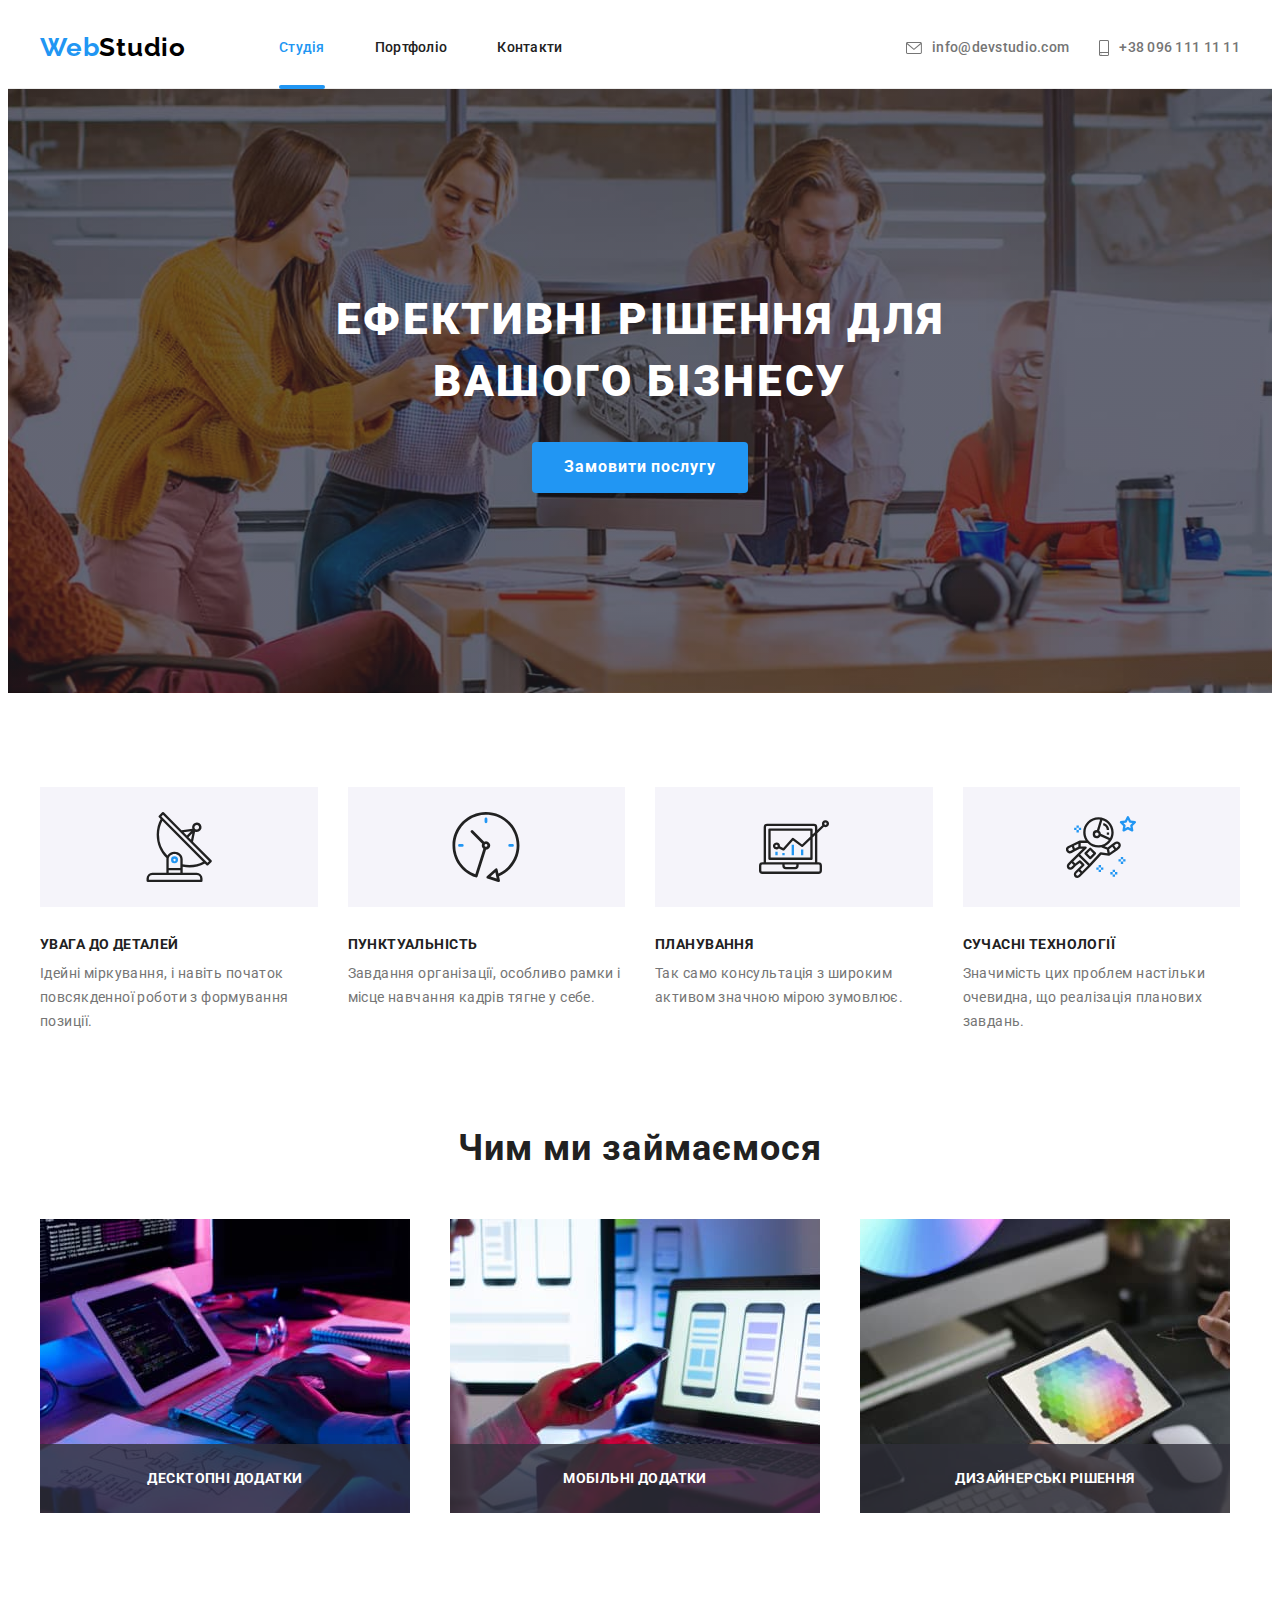
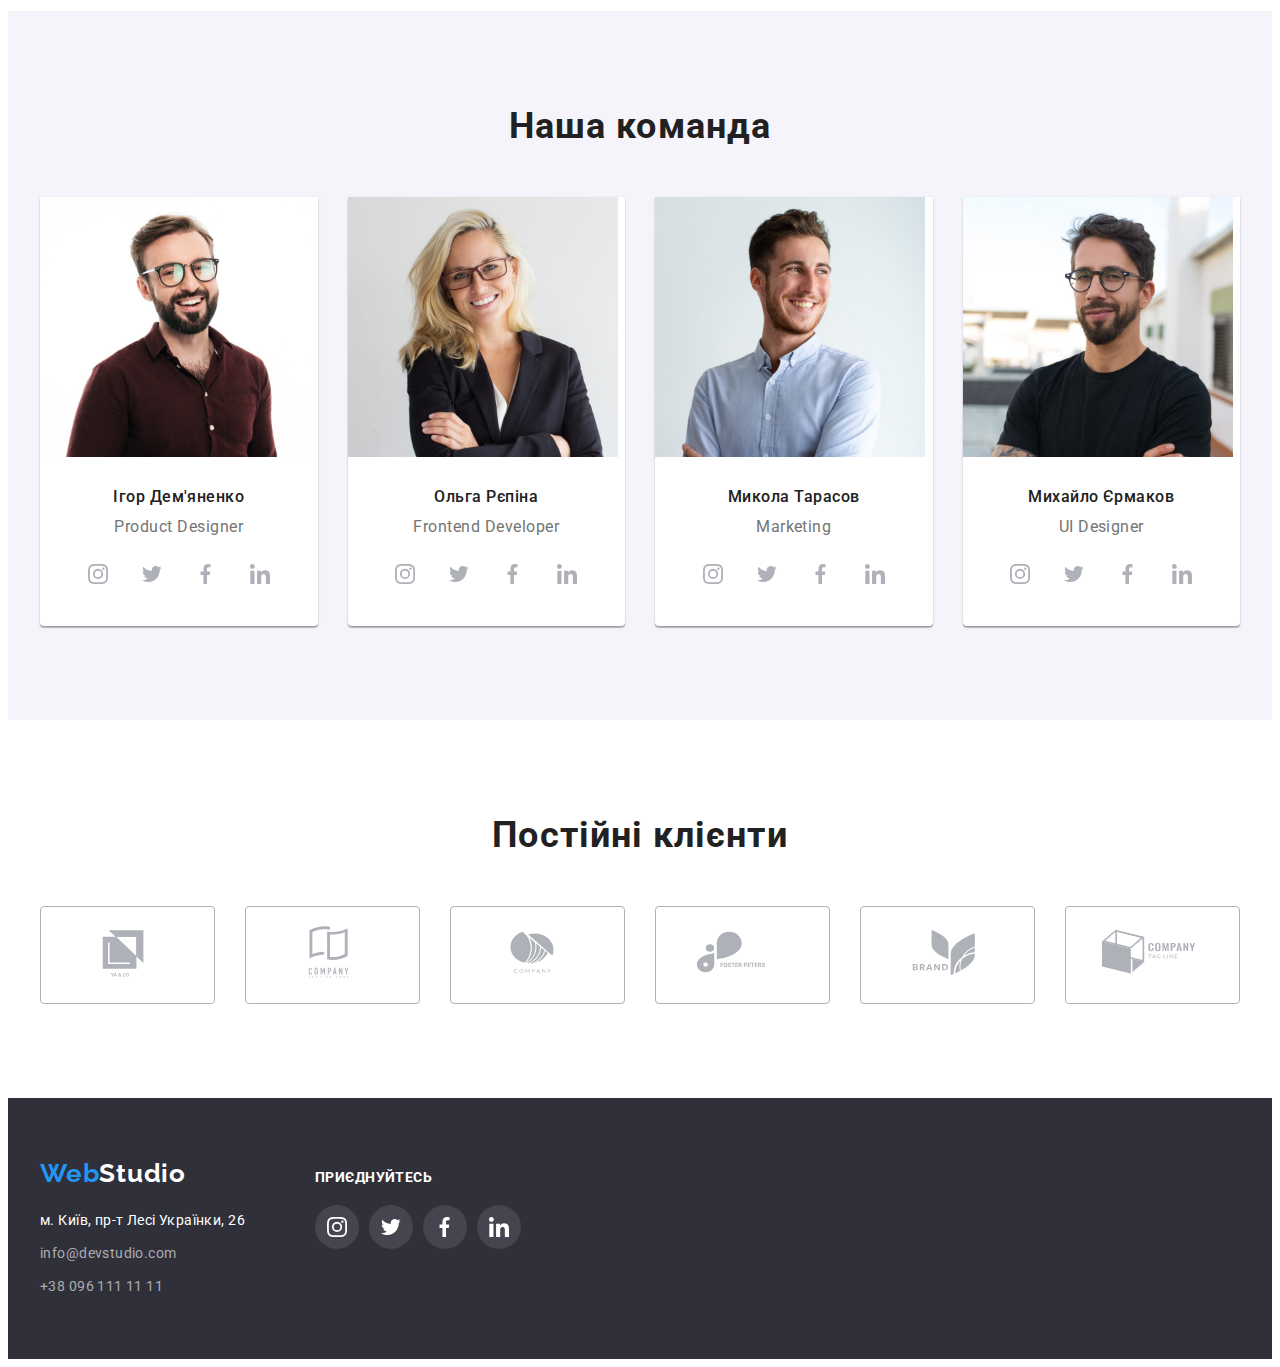
<file: index.html>
<!DOCTYPE html>
<!-- установить язык страницы -->
<html lang="uk">

<head>
  <meta charset="UTF-8">
  <meta http-equiv="X-UA-Compatible" content="IE=edge">
  <meta name="viewport" content="width=device-width, initial-scale=1.0">
  <title>WebStudio</title>
  <!-- подключение шрифтов -->
  <link rel="preconnect" href="https://fonts.googleapis.com">
  <link rel="preconnect" href="https://fonts.gstatic.com" crossorigin>
  <link href="https://fonts.googleapis.com/css2?family=Raleway:wght@700&family=Roboto:wght@400;500;700;900&display=swap"
    rel="stylesheet">
  <!-- нормализатор modern-normalize -->
  <link rel="stylesheet" href="https://cdnjs.cloudflare.com/ajax/libs/modern-normalize/1.1.0/modern-normalize.min.css"
    integrity="sha512-wpPYUAdjBVSE4KJnH1VR1HeZfpl1ub8YT/NKx4PuQ5NmX2tKuGu6U/JRp5y+Y8XG2tV+wKQpNHVUX03MfMFn9Q=="
    crossorigin="anonymous" referrerpolicy="no-referrer" />
  <!-- подключение стилей -->
  <link rel="stylesheet" href="./css/styles.css">
</head>

<body>

  <header class="header">
    <div class="container">

      <a class="logo link" href="./index.html" lang="en">
        <span class="accent-color">Web</span><span class="secondary-color">Studio</span></a>

      <nav>
        <ul class="site-nav list">
          <li class="item-nav"><a class="link-nav current link" href="">Студія</a></li>
          <li class="item-nav"><a class="link-nav link" href="./portfolio.html">Портфоліо</a></li>
          <li class="item-nav"><a class="link-nav link" href="">Контакти</a></li>
        </ul>
      </nav>

      <ul class="contact-header list">

        <li class="item-contact">
          <a class="link-contact link" href="mailto:info@devstudio.com">
            <svg width="16" height="12">
              <use href="./images/symbol-defs.svg#icon-envelope"></use>
            </svg>info@devstudio.com</a>
        </li>

        <li class="item-contact">
          <a class="link-contact link" href="tel:+380961111111">
            <svg width="10" height="16">
              <use href="./images/symbol-defs.svg#icon-smartphone"></use>
            </svg>+38 096 111 11 11</a>
        </li>
      </ul>
    </div>
  </header>

  <main>

    <!-- hero -->
    <section class="section hero">
      <div class="container">
        <h1 class="title-hero">Ефективні рішення для<br>вашого бізнесу</h1>
        <!-- добавлен JS data-modal-open -->
        <button class="button-hero" type="button" data-modal-open>Замовити послугу</button>
      </div>
    </section>

    <!-- features -->
    <section class="section">
      <div class="container">
        <h2 class="visually-hidden">Особлівості студії</h2>

        <ul class="list-features list">

          <li class="item-features icon-antenna">
            <div class="icon-box">
              <svg width="70" height="70">
                <use href="./images/symbol-defs.svg#icon-antenna"></use>
              </svg>
            </div>
            <h3 class="title-secondary title-features">УВАГА ДО ДЕТАЛЕЙ</h3>
            <p class="text-features">Ідейні міркування, і навіть початок повсякденної роботи з формування позиції.</p>
          </li>

          <li class="item-features icon-clock">
            <div class="icon-box">
              <svg width="70" height="70">
                <use href="./images/symbol-defs.svg#icon-clock"></use>
              </svg>
            </div>
            <h3 class="title-secondary title-features">ПУНКТУАЛЬНІСТЬ</h3>
            <p class="text-features">Завдання організації, особливо рамки і місце навчання кадрів тягне у себе.</p>
          </li>

          <li class="item-features icon-diagram">
            <div class="icon-box">
              <svg width="70" height="70">
                <use href="./images/symbol-defs.svg#icon-diagram"></use>
              </svg>
            </div>
            <h3 class="title-secondary title-features">ПЛАНУВАННЯ</h3>
            <p class="text-features">Так само консультація з широким активом значною мірою зумовлює.</p>
          </li>

          <li class="item-features icon-astronaut">
            <div class="icon-box">
              <svg width="70" height="70">
                <use href="./images/symbol-defs.svg#icon-astronaut"></use>
              </svg>
            </div>
            <h3 class="title-secondary title-features">СУЧАСНІ ТЕХНОЛОГІЇ</h3>
            <p class="text-features">Значимість цих проблем настільки очевидна, що реалізація планових завдань.</p>
          </li>
        </ul>
      </div>
    </section>

    <!-- services -->
    <section class="section services">
      <div class="container">
        <h2 class="title">Чим ми займаємося</h2>
        <ul class="list-services list">

          <li class="item-services">
            <div class="box-services">
              <a href="#">
                <img class="image" src="./images/box-1.jpg"
                  alt="Робочий стіл на якому стоїть монітор, планшет, руки людини набирають текст на клавіатурі, поряд лист бумаги з схемою"
                  width="370">
                <h3 class="title-secondary title-services">Десктопні додатки</h3>
              </a>
            </div>
          </li>

          <li class="item-services">
            <div class="box-services">
              <a href="#">
                <img class="image" src="./images/box-2.jpg"
                  alt="Руки держать мобільний телефон, на єкрані ноутбука зображено 3 мобільних телефона" width="370">
                <h3 class="title-secondary title-services">Мобільні додатки</h3>
              </a>
            </div>
          </li>

          <li class="item-services">
            <div class="box-services">
              <a href="#">
                <img class="image" src="./images/box-3.jpg"
                  alt="Руки держать планшет, на якому зображено кольорову фігуру" width="370">
                <h3 class="title-secondary title-services">Дизайнерські рішення</h3>
              </a>
            </div>
          </li>
        </ul>
      </div>
    </section>

    <!-- staff -->
    <section class="section staff">
      <div class="container">

        <h2 class="title">Наша команда</h2>

        <ul class="list-staff list">

          <!-- Card 1 -->
          <li class="item-staff">
            <img class="image" src="./images/img-1.jpg" alt="Зображення Ігора Дем'яненка" width="270">
            <div class="description">
              <h3 class="title-staff">Ігор Дем'яненко</h3>
              <p class="text-staff" lang="en">Product Designer</p>
              <ul class="socials list">
                <li class="item-socials">
                  <a class="link-socials link" href="">
                    <svg width="20" height="20">
                      <use href="./images/symbol-defs.svg#icon-instagram"></use>
                    </svg>
                  </a>
                </li>

                <li class="item-socials">
                  <a class="link-socials link" href="">
                    <svg width="20" height="20">
                      <use href="./images/symbol-defs.svg#icon-twitter"></use>
                    </svg>
                  </a>
                </li>

                <li class="item-socials">
                  <a class="link-socials link" href="">
                    <svg width="20" height="20">
                      <use href="./images/symbol-defs.svg#icon-facebook"></use>
                    </svg>
                  </a>
                </li>

                <li class="item-socials">
                  <a class="link-socials link" href="">
                    <svg width="20" height="20">
                      <use href="./images/symbol-defs.svg#icon-linkedin"></use>
                    </svg>
                  </a>
                </li>
              </ul>
            </div>

          </li>

          <!-- Cadr 2 -->
          <li class="item-staff">
            <img class="image" src="./images/img-2.jpg" alt="Зображення Ольги Рєпіної" width="270">
            <div class="description">
              <h3 class="title-staff">Ольга Рєпіна</h3>
              <p class="text-staff" lang="en">Frontend Developer</p>

              <ul class="socials list">
                <li class="item-socials">
                  <a class="link-socials link" href="">
                    <svg width="20" height="20">
                      <use href="./images/symbol-defs.svg#icon-instagram"></use>
                    </svg>
                  </a>
                </li>

                <li class="item-socials">
                  <a class="link-socials link" href="">
                    <svg width="20" height="20">
                      <use href="./images/symbol-defs.svg#icon-twitter"></use>
                    </svg>
                  </a>
                </li>

                <li class="item-socials">
                  <a class="link-socials link" href="">
                    <svg width="20" height="20">
                      <use href="./images/symbol-defs.svg#icon-facebook"></use>
                    </svg>
                  </a>
                </li>

                <li class="item-socials">
                  <a class="link-socials link" href="">
                    <svg width="20" height="20">
                      <use href="./images/symbol-defs.svg#icon-linkedin"></use>
                    </svg>
                  </a>
                </li>
              </ul>
            </div>
          </li>

          <!-- Card 3 -->
          <li class="item-staff">
            <img class="image" src="./images/img-3.jpg" alt="Зображення Миколи Тарасова" width="270">
            <div class="description">
              <h3 class="title-staff">Микола Тарасов</h3>
              <p class="text-staff" lang="en">Marketing</p>

              <ul class="socials list">
                <li class="item-socials">
                  <a class="link-socials link" href="">
                    <svg width="20" height="20">
                      <use href="./images/symbol-defs.svg#icon-instagram"></use>
                    </svg>
                  </a>
                </li>

                <li class="item-socials">
                  <a class="link-socials link" href="">
                    <svg width="20" height="20">
                      <use href="./images/symbol-defs.svg#icon-twitter"></use>
                    </svg>
                  </a>
                </li>

                <li class="item-socials">
                  <a class="link-socials link" href="">
                    <svg width="20" height="20">
                      <use href="./images/symbol-defs.svg#icon-facebook"></use>
                    </svg>
                  </a>
                </li>

                <li class="item-socials">
                  <a class="link-socials link" href="">
                    <svg width="20" height="20">
                      <use href="./images/symbol-defs.svg#icon-linkedin"></use>
                    </svg>
                  </a>
                </li>
              </ul>
            </div>
          </li>

          <!-- cadr 4 -->
          <li class="item-staff">
            <img class="image" src="./images/img-4.jpg" alt="Зображення Михайла Єрмакова" width="270">
            <div class="description">
              <h3 class="title-staff">Михайло Єрмаков</h3>
              <p class="text-staff" lang="en">UI Designer</p>

              <ul class="socials list">
                <li class="item-socials">
                  <a class="link-socials link" href="">
                    <svg width="20" height="20">
                      <use href="./images/symbol-defs.svg#icon-instagram"></use>
                    </svg>
                  </a>
                </li>

                <li class="item-socials">
                  <a class="link-socials link" href="">
                    <svg width="20" height="20">
                      <use href="./images/symbol-defs.svg#icon-twitter"></use>
                    </svg>
                  </a>
                </li>

                <li class="item-socials">
                  <a class="link-socials link" href="">
                    <svg width="20" height="20">
                      <use href="./images/symbol-defs.svg#icon-facebook"></use>
                    </svg>
                  </a>
                </li>

                <li class="item-socials">
                  <a class="link-socials link" href="">
                    <svg width="20" height="20">
                      <use href="./images/symbol-defs.svg#icon-linkedin"></use>
                    </svg>
                  </a>
                </li>
              </ul>
            </div>
          </li>
        </ul>
      </div>
    </section>

    <!-- customers -->
    <section class="section customers">
      <div class="container">
      
        <h2 class="title">Постійні клієнти</h2>

        <ul class="list-customers list">

          <li class="item-customers">
            <a class="link-customers link" href="">
              <svg width="106" height="60">
                <use class="icon-customers" href="./images/symbol-defs.svg#icon-logo-1"></use>
              </svg>
            </a>
          </li>

          <li class="item-customers">
            <a class="link-customers link" href="">
              <svg width="106" height="60">
                <use class="icon-customers" href="./images/symbol-defs.svg#icon-logo-2"></use>
              </svg>
            </a>
          </li>

          <li class="item-customers">
            <a class="link-customers link" href="">
              <svg width="106" height="60">
                <use class="icon-customers" href="./images/symbol-defs.svg#icon-logo-3"></use>
              </svg>
            </a>
          </li>

          <li class="item-customers">
            <a class="link-customers link" href="">
              <svg width="106" height="60">
                <use class="icon-customers" href="./images/symbol-defs.svg#icon-logo-4"></use>
              </svg>
            </a>
          </li>

          <li class="item-customers">
            <a class="link-customers link" href="">
              <svg width="106" height="60">
                <use class="icon-customers" href="./images/symbol-defs.svg#icon-logo-5"></use>
              </svg>
            </a>
          </li>

          <li class="item-customers">
            <a class="link-customers link" href="">
              <svg width="106" height="60">
                <use class="icon-customers" href="./images/symbol-defs.svg#icon-logo-6"></use>
              </svg>
            </a>
          </li>

        </ul>
      </div>
    </section>
  </main>

  <footer class="footer">
    <div class="container">
      <div class="list-footer list">
        <div class="item-footer">
          <a class="logo link" href="./index.html" lang="en">
            <span class="accent-color">Web</span><span class="secondary-color">Studio</span></a>

          <address>
            <ul class="contact-footer list">
              <li class="item-contact address">м. Київ, пр-т Лесі Українки, 26</li>
              <li class="item-contact"><a class="link-contact link-footer link"
                  href="mailto:info@devstudio.com">info@devstudio.com</a>
              </li>
              <li class="item-contact"><a class="link-contact link-footer link" href="tel:+380961111111">+38 096 111 11
                  11</a></li>
            </ul>
          </address>
        </div>
        <div class="item-footer">
          <h2 class="title-socials">приєднуйтесь</h2>
          <ul class="socials list">
            <li class="item-socials">
              <a class="link-socials footer-socials link" href="">
                <svg width="20" height="20">
                  <use href="./images/symbol-defs.svg#icon-instagram"></use>
                </svg>
              </a>
            </li>

            <li class="item-socials">
              <a class="link-socials footer-socials link" href="">
                <svg width="20" height="20">
                  <use href="./images/symbol-defs.svg#icon-twitter"></use>
                </svg>
              </a>
            </li>

            <li class="item-socials">
              <a class="link-socials footer-socials link" href="">
                <svg width="20" height="20">
                  <use href="./images/symbol-defs.svg#icon-facebook"></use>
                </svg>
              </a>
            </li>

            <li class="item-socials">
              <a class="link-socials footer-socials link" href="">
                <svg width="20" height="20">
                  <use href="./images/symbol-defs.svg#icon-linkedin"></use>
                </svg>
              </a>
            </li>
          </ul>
        </div>
      </div>
    </div>
  </footer>

  <!-- Модально окно -->
  <!-- добавлен JS data-modal -->
  <div class="backdrop is-hidden" data-modal>
    <div class="modal">
      <!-- добавлен JS data-modal-close -->
      <a class="close-link" data-modal-close href="">
        <svg class="icon-close" width="18" height="18">
          <use href="./images/symbol-defs.svg#icon-close"></use>
        </svg>
      </a>
    </div>
  </div>

  <!-- JS для открытияя/закрытия модального онка -->
  <script src="./js/modal.js"></script>
</body>

</html>
</file>
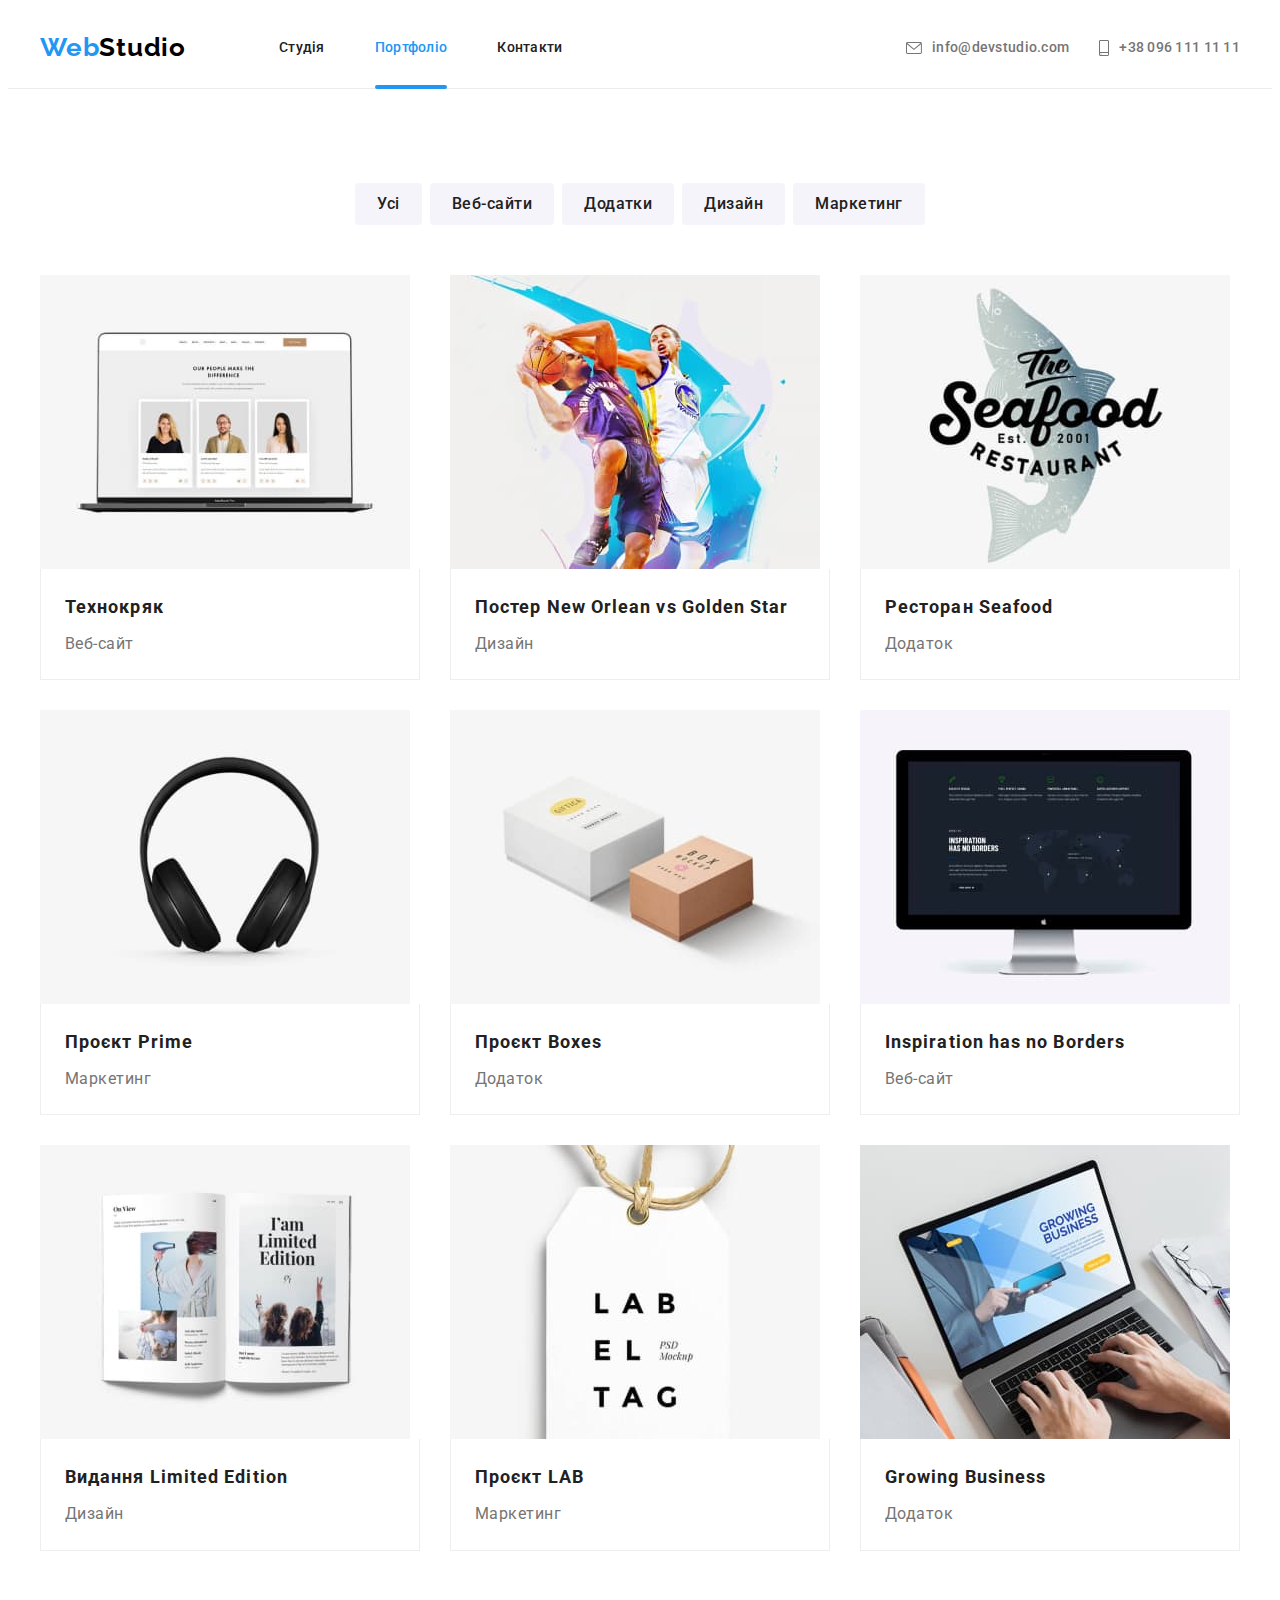
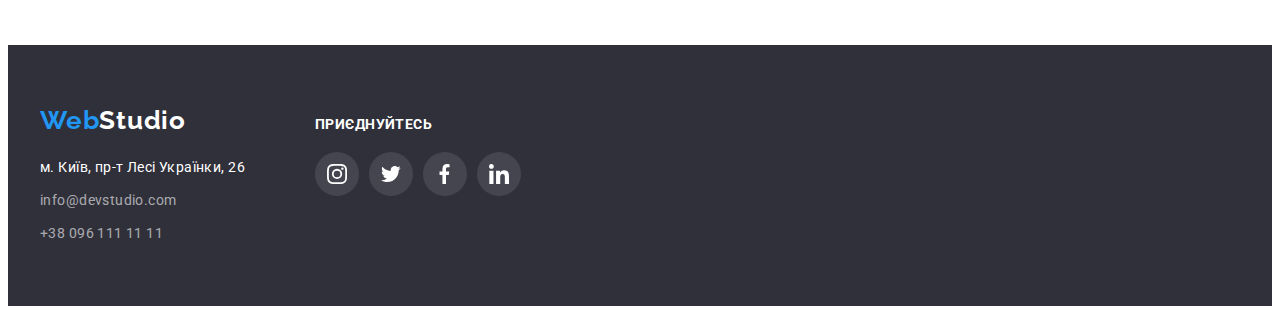
<file: portfolio.html>
<!DOCTYPE html>
<!-- установить язык страницы -->
<html lang="uk">

<head>
  <meta charset="UTF-8">
  <meta http-equiv="X-UA-Compatible" content="IE=edge">
  <meta name="viewport" content="width=device-width, initial-scale=1.0">
  <title>WebStudio</title>
  <!-- подключение шрифтов -->
  <link rel="preconnect" href="https://fonts.googleapis.com">
  <link rel="preconnect" href="https://fonts.gstatic.com" crossorigin>
  <link href="https://fonts.googleapis.com/css2?family=Raleway:wght@700&family=Roboto:wght@400;500;700;900&display=swap"
    rel="stylesheet">
  <!-- нормализатор modern-normalize -->
  <link rel="stylesheet" href="https://cdnjs.cloudflare.com/ajax/libs/modern-normalize/1.1.0/modern-normalize.min.css"
    integrity="sha512-wpPYUAdjBVSE4KJnH1VR1HeZfpl1ub8YT/NKx4PuQ5NmX2tKuGu6U/JRp5y+Y8XG2tV+wKQpNHVUX03MfMFn9Q=="
    crossorigin="anonymous" referrerpolicy="no-referrer" />
  <!-- подключение стилей -->
  <link rel="stylesheet" href="./css/styles.css">
</head>

<body>

  <header class="header">
    <div class="container">

      <a class="logo link" href="./index.html" lang="en">
        <span class="accent-color">Web</span><span class="secondary-color">Studio</span></a>

      <nav>
        <ul class="site-nav list">
          <li class="item-nav"><a class="link-nav link" href="./index.html">Студія</a></li>
          <li class="item-nav"><a class="link-nav link current" href="">Портфоліо</a></li>
          <li class="item-nav"><a class="link-nav link" href="">Контакти</a></li>
        </ul>
      </nav>

      <ul class="contact-header list">

        <li class="item-contact">
          <a class="link-contact link" href="mailto:info@devstudio.com">
            <svg width="16" height="12">
              <use href="./images/symbol-defs.svg#icon-envelope"></use>
            </svg>info@devstudio.com</a>
        </li>

        <li class="item-contact">
          <a class="link-contact link" href="tel:+380961111111">
            <svg width="10" height="16">
              <use href="./images/symbol-defs.svg#icon-smartphone"></use>
            </svg>+38 096 111 11 11</a>
        </li>
      </ul>
    </div>
  </header>

  <main>
    <section class="section portfolio">
      <div class="container">
        <h1 class="visually-hidden">Портфоліо</h1>

        <!-- filter button -->
        <ul class="filter list">
          <li class="item-filter"><button class="button-filter" type="button">Усі</button></li>
          <li class="item-filter"><button class="button-filter" type="button">Веб-сайти</button></li>
          <li class="item-filter"><button class="button-filter" type="button">Додатки</button></li>
          <li class="item-filter"><button class="button-filter" type="button">Дизайн</button></li>
          <li class="item-filter"><button class="button-filter" type="button">Маркетинг</button></li>
        </ul>

        <!-- activities -->
        <ul class="list-activities list">

          <li class="item-activities">
            <a class="link-activities link" href="#">
              <div class="overlay-activities">
                <img class="image" src="./images/portf-1.jpg"
                  alt="зображено три фотокартки, на яких зображено троє людей" width="370" height="294">
                <p class="text-overlay">
                  Ресурс пропонує комплексні пропозиції з різним рівнем функціоналу та сервісів.
                  Все це дозволить відвідувачу отримати вичерпні відомості про компанію чи приватну особу.
                </p>
              </div>

              <div class="description">
                <h2 class="title-activities">Технокряк</h2>
                <p class="text-activities">Веб-сайт</p>
              </div>
            </a>
          </li>

          <li class="item-activities">
            <a class="link-activities link" href="#">
              <div class="overlay-activities">
                <img class="image" src="./images/portf-2.jpg" alt="зображено двоє чоловіків, які грають у баскетбол"
                  width="370" height="294">
                <p class="text-overlay">
                  Ресурс пропонує комплексні пропозиції з різним рівнем функціоналу та сервісів. Все це
                  дозволитьвідвідувачу отримати вичерпні відомості про компанію чи приватну особу.
                </p>
              </div>
              <div class="description">
                <h2 class="title-activities" lang="en">Постер New Orlean vs Golden Star</h2>
                <p class="text-activities">Дизайн</p>
              </div>
            </a>
          </li>

          <li class="item-activities">
            <a class="link-activities link" href="#">
              <div class="overlay-activities">
                <img class="image" src="./images/portf-3.jpg" alt="зображено логотип ресторану морепродуктів"
                  width="370" height="294">
                <p class="text-overlay">
                  Ресурс пропонує комплексні пропозиції з різним рівнем функціоналу та сервісів. Все це дозволить
                  відвідувачу отримати вичерпні відомості про компанію чи приватну особу.
                </p>
              </div>
              <div class="description">
                <h2 class="title-activities">Ресторан Seafood</h2>
                <p class="text-activities">Додаток</p>
              </div>
            </a>
          </li>

          <li class="item-activities">
            <a class="link-activities link" href="#">
              <div class="overlay-activities">
                <img class="image" src="./images/portf-4.jpg" alt="зображено музикальні навушники" width="370"
                  height="294">
                <p class="text-overlay">
                  Ресурс пропонує комплексні пропозиції з різним рівнем функціоналу та сервісів. Все це дозволить
                  відвідувачу отримати вичерпні відомості про компанію чи приватну особу.
                </p>
              </div>
              <div class="description">
                <h2 class="title-activities">Проєкт <span lang="en">Prime</span></h2>
                <p class="text-activities">Маркетинг</p>
              </div>
            </a>
          </li>

          <li class="item-activities">
            <a class="link-activities link" href="#">
              <div class="overlay-activities">
                <img class="image" src="./images/portf-5.jpg" alt="зображено дві коробки з логотипами" width="370"
                  height="294">
                <p class="text-overlay">
                  Ресурс пропонує комплексні пропозиції з різним рівнем функціоналу та сервісів. Все це дозволить
                  відвідувачу отримати вичерпні відомості про компанію чи приватну особу.
                </p>
              </div>
              <div class="description">
                <h2 class="title-activities">Проєкт <span lang="en">Boxes</span></h2>
                <p class="text-activities">Додаток</p>
              </div>
            </a>
          </li>

          <li class="item-activities">
            <a class="link-activities link" href="#">
              <div class="overlay-activities">
                <img class="image" src="./images/portf-6.jpg"
                  alt="Зображено монітор, на якому зображено інтернет сторінку" width="370" height="294">
                <p class="text-overlay">
                  Ресурс пропонує комплексні пропозиції з різним рівнем функціоналу та сервісів. Все це дозволить
                  відвідувачу отримати вичерпні відомості про компанію чи приватну особу.
                </p>
              </div>
              <div class="description">
                <h2 class="title-activities" lang="en">Inspiration has no Borders</h2>
                <p class="text-activities">Веб-сайт</p>
              </div>
            </a>
          </li>

          <li class="item-activities">
            <a class="link-activities link" href="#">
              <div class="overlay-activities">
                <img class="image" src="./images/portf-7.jpg" alt="Зображено відкритий журнал з фоторгафіями"
                  width="370" height="294">
                <p class="text-overlay">
                  Ресурс пропонує комплексні пропозиції з різним рівнем функціоналу та сервісів. Все це дозволить
                  відвідувачу отримати вичерпні відомості про компанію чи приватну особу.
                </p>
              </div>
              <div class="description">
                <h2 class="title-activities">Видання <span lang="en">Limited Edition</span></h2>
                <p class="text-activities">Дизайн</p>
              </div>
            </a>
          </li>

          <li class="item-activities">
            <a class="link-activities link" href="#">
              <div class="overlay-activities">
                <img class="image" src="./images/portf-8.jpg" alt="зображено бумажняний жетон з написом Лаб Ель Таг"
                  width="370" height="294">
                <p class="text-overlay">
                  Ресурс пропонує комплексні пропозиції з різним рівнем функціоналу та сервісів. Все це дозволить
                  відвідувачу отримати вичерпні відомості про компанію чи приватну особу.
                </p>
              </div>
              <div class="description">
                <h2 class="title-activities">Проєкт LAB</h2>
                <p class="text-activities">Маркетинг</p>
              </div>
            </a>
          </li>

          <li class="item-activities">
            <a class="link-activities link" href="#">
              <div class="overlay-activities">
                <img class="image" src="./images/portf-9.jpg" alt="Зображено ноутбук та руки людини на клавіатурі"
                  width="370" height="294">
                <p class="text-overlay">
                  Ресурс пропонує комплексні пропозиції з різним рівнем функціоналу та сервісів. Все це дозволить
                  відвідувачу отримати вичерпні відомості про компанію чи приватну особу.
                </p>
              </div>
              <div class="description">
                <h2 class="title-activities" lang="en">Growing Business</h2>
                <p class="text-activities">Додаток</p>
              </div>
            </a>
          </li>
        </ul>
      </div>
    </section>
  </main>

  <footer class="footer">
    <div class="container">
      <div class="list-footer list">
        <div class="item-footer">
          <a class="logo link" href="./index.html" lang="en">
            <span class="accent-color">Web</span><span class="secondary-color">Studio</span></a>

          <address>
            <ul class="contact-footer list">
              <li class="item-contact address">м. Київ, пр-т Лесі Українки, 26</li>
              <li class="item-contact"><a class="link-contact link-footer link"
                  href="mailto:info@devstudio.com">info@devstudio.com</a>
              </li>
              <li class="item-contact"><a class="link-contact link-footer link" href="tel:+380961111111">+38 096 111 11
                  11</a></li>
            </ul>
          </address>
        </div>
        <div class="item-footer">
          <h2 class="title-socials">приєднуйтесь</h2>
          <ul class="socials list">
            <li class="item-socials">
              <a class="link-socials footer-socials link" href="">
                <svg width="20" height="20">
                  <use href="./images/symbol-defs.svg#icon-instagram"></use>
                </svg>
              </a>
            </li>

            <li class="item-socials">
              <a class="link-socials footer-socials link" href="">
                <svg width="20" height="20">
                  <use href="./images/symbol-defs.svg#icon-twitter"></use>
                </svg>
              </a>
            </li>

            <li class="item-socials">
              <a class="link-socials footer-socials link" href="">
                <svg width="20" height="20">
                  <use href="./images/symbol-defs.svg#icon-facebook"></use>
                </svg>
              </a>
            </li>

            <li class="item-socials">
              <a class="link-socials footer-socials link" href="">
                <svg width="20" height="20">
                  <use href="./images/symbol-defs.svg#icon-linkedin"></use>
                </svg>
              </a>
            </li>
          </ul>
        </div>
      </div>
    </div>
  </footer>
</body>

</html>
</file>
<file: css/styles.css>
:root {
  --margin-item: 30px;
  --text-main-color: #757575;
  --text-secondary-color: #212121;
  --white-color: #FFFFFF;
  --black-color: #000000;
  --accent-color: #2196F3;
  --accent-secondary-color: #188CE8;
  --bg-primary-color: #2F303A;
  --bg-secondary-color: #F5F5F5;
  --bg-tertiary-color: #F5F4FA;
  --icon-color: #AFB1B8;
}

body {
  font-family: 'Roboto', sans-serif;

  color: var(--text-main-color);
  background-color: var(--white-color);

}

button {
  font-family: 'Roboto', sans-serif;
  cursor: pointer;
}

.list {
  margin: 0;
  padding: 0;

  list-style: none;
}

.link {
  text-decoration: none;
}

h1,
h2,
h3,
p {
  margin: 0;
}

.title {
  margin-bottom: 50px;

  font-weight: 700;
  font-size: 36px;
  line-height: 42px;
  text-align: center;
  letter-spacing: 0.03em;

  color: var(--text-secondary-color);
}

.title-secondary {
  font-weight: 700;
  font-size: 14px;
  line-height: 1.1;
  letter-spacing: 0.03em;
  text-transform: uppercase;
  text-align: left;

  color: var(--text-secondary-color);
}

.visually-hidden {
  position: absolute;
  white-space: nowrap;
  width: 1px;
  height: 1px;
  overflow: hidden;
  border: 0;
  padding: 0;
  clip: rect(0 0 0 0);
  clip-path: inset(50%);
  margin: -1px;
}

.section {
  padding-top: 94px;
  padding-bottom: 94px;
}

.container {
  padding: 0 15px;

  width: 1200px;
  margin: 0 auto;
}

.image {
  display: block;
}


/* header */

.header {
  border-bottom-width: 1px;
  border-bottom-style: solid;
  border-bottom-color: #ECECEC;
}

.header .container {
  display: flex;
  align-items: center;
}

.logo {
  font-family: 'Raleway', sans-serif;
  font-weight: 700;
  font-size: 26px;
  line-height: 1.2;
  letter-spacing: 0.03em;
}

.header .logo {
  margin-right: 93px;
}

.header .accent-color {
  color: var(--accent-color);
}

.header .secondary-color {
  color: var(--black-color);
}

.site-nav {
  display: flex;

  padding-top: 32px;
  padding-bottom: 32px;
}

.item-nav:not(:last-child) {
  margin-right: 50px;
}

.item-nav {
  position: relative;
}

.link-nav {
  color: var(--text-secondary-color);

  transition:
    color 250ms cubic-bezier(0.4, 0, 0.2, 1) 0s;
}

.link-nav:hover,
.link-nav:focus {
  color: var(--accent-color);
}

.link-nav.current {
  color: var(--accent-color);
}

.link-nav.current::after {
  position: absolute;
  display: block;

  margin-top: 29px;
  width: 100%;
  height: 4px;

  content: '';
  border-radius: 2px;
  background-color: var(--accent-color);
}

.site-nav,
.contact-header {
  font-weight: 500;
  font-size: 14px;
  line-height: 1.14;
  letter-spacing: 0.02em;
}

.contact-header {
  display: flex;
  margin-left: auto;
}

.header .item-contact:not(:last-child) {
  margin-right: 30px;
}

.link-contact {
  display: flex;
  align-items: center;

  color: var(--text-main-color);
  fill: var(--text-main-color);

  transition:
    color 250ms cubic-bezier(0.4, 0, 0.2, 1) 0s,
    fill 250ms cubic-bezier(0.4, 0, 0.2, 1) 0s;
}

.link-contact>svg {
  margin-right: 10px;
}

.link-contact:hover,
.link-contact:focus {
  color: var(--accent-color);
  fill: var(--accent-color);
}


/* ========== STUDIO PAGE ========== */


/* hero */

.hero {
  padding-top: 200px;
  padding-bottom: 200px;

  max-width: 1600px;
  margin: 0 auto;

  text-align: center;

  background-image:
    linear-gradient(to bottom,
      rgba(47, 48, 58, 0.4),
      rgba(47, 48, 58, 0.4)),
    url('../images/hero-bg.jpeg');

  background-position: center;
  background-repeat: no-repeat;
  background-size: cover;
  background-color: #C4C4C4;

}

.title-hero {
  margin-bottom: 30px;

  font-weight: 900;
  font-size: 44px;
  line-height: 1.4;
  letter-spacing: 0.06em;
  text-transform: uppercase;

  color: var(--white-color);
}

.button-hero {
  align-items: center;

  padding: 10px 32px;

  font-weight: 700;
  font-size: 16px;
  line-height: 1.9;
  text-align: center;
  letter-spacing: 0.06em;

  color: var(--white-color);
  background-color: var(--accent-color);

  border: none;
  border-radius: 4px;

  transition:
    background-color 250ms cubic-bezier(0.4, 0, 0.2, 1) 0s;
}

.button-hero:hover,
.button-hero:focus {
  background-color: var(--accent-secondary-color);
}


/* features */

.list-features {
  display: flex;
  flex-wrap: wrap;

  margin-right: calc(-1 * var(--margin-item));
  margin-bottom: calc(-1 * var(--margin-item));
}

.item-features {
  margin-right: var(--margin-item);
  margin-bottom: var(--margin-item);

  flex-basis: calc(100% / 4 - var(--margin-item));
}

.item-features:not(:last-child) {
  margin-right: 30px;
}

.icon-box {
  display: flex;
  justify-content: center;
  align-items: center;

  margin-bottom: 30px;
  height: 120px;

  background-color: var(--bg-tertiary-color);
}

.title-features {
  margin-bottom: 10px;
}

.text-features {
  font-size: 14px;
  line-height: 1.7;
  letter-spacing: 0.03em;
}


/* services */

.services {
  padding-top: 0;
}

.list-services {
  display: flex;
  flex-wrap: wrap;

  margin-right: -30px;
  margin-bottom: -30px;
}

.item-services {
  flex-basis: calc(100% / 3 - 30px);
}

.item-services:not(:last-child) {
  margin-right: 30px;
  margin-bottom: 30px;
}

.box-services {
  position: relative;
  display: inline-block;
}

.title-services {
  position: absolute;
  bottom: 0;
  left: 0;

  padding-top: 27px;
  padding-bottom: 27px;
  width: 100%;

  text-align: center;

  color: var(--white-color);
  background-color: rgba(47, 48, 58, 0.8);
}


/* staff */

.staff {
  background-color: var(--bg-tertiary-color);
}

.list-staff {
  display: flex;
  flex-wrap: wrap;

  margin-right: calc(-1 * var(--margin-item));
  margin-bottom: calc(-1 * var(--margin-item));
}

.item-staff {
  flex-basis: calc(100% / 4 - var(--margin-item));

  margin-right: var(--margin-item);
  margin-bottom: var(--margin-item);

  background-color: var(--white-color);
  box-shadow: 0px 1px 3px rgba(0, 0, 0, 0.12),
    0px 1px 1px rgba(0, 0, 0, 0.14),
    0px 2px 1px rgba(0, 0, 0, 0.2);
  border-radius: 0px 0px 4px 4px
}

.item-staff:not(:last-child) {
  margin-right: 30px;
}

.staff .description {
  padding-top: 30px;
  padding-bottom: 30px;
}

.title-staff {
  margin-bottom: 10px;

  font-weight: 500;
  font-size: 16px;
  line-height: 1.2;
  text-align: center;
  letter-spacing: 0.03em;

  color: var(--text-secondary-color);
}

.text-staff {
  margin-bottom: 16px;

  font-size: 16px;
  line-height: 1.2;
  text-align: center;
  letter-spacing: 0.03em;
}

.socials {
  display: flex;
  flex-wrap: wrap;
  justify-content: center;
}

.item-socials:not(:last-child) {
  margin-right: 10px;
}

.link-socials {
  display: flex;
  justify-content: center;
  align-items: center;

  width: 44px;
  height: 44px;


  background-color: var(--white-color);
  fill: var(--icon-color);
  border-radius: 50%;

  transition:
    background-color 250ms cubic-bezier(0.4, 0, 0.2, 1) 0s,
    fill 250ms cubic-bezier(0.4, 0, 0.2, 1) 0s;
}

.link-socials:hover,
.link-socials:focus,
.link-socials.footer-socials:hover,
.link-socials.footer-socials:focus {
  background-color: var(--accent-color);
  fill: var(--white-color);
}


/* customers */

.list-customers {
  display: flex;
  flex-wrap: wrap;

  margin-right: calc(-1 * var(--margin-item));
  margin-bottom: calc(-1 * var(--margin-item));

}

.item-customers {
  flex-basis: calc(100% / 6 - var(--margin-item));

  margin-right: var(--margin-item);
  margin-bottom: var(--margin-item);

  background-color: var(--white-color);
}

.item-customers:not(:last-child) {
  margin-right: 30px;
}

.link-customers {
  display: block;

  padding: 16px 30px;

  color: var(--icon-color);
  fill: var(--icon-color);
  border-width: 1px;
  border-style: solid;
  border-radius: 4px;

  transition:
    color 250ms cubic-bezier(0.4, 0, 0.2, 1) 0s,
    fill 250ms cubic-bezier(0.4, 0, 0.2, 1) 0s;
}

.icon-customers {
  width: 41px;
  height: 46.7px;
  fill: currentColor;

  transition:
    fill 250ms cubic-bezier(0.4, 0, 0.2, 1) 0s;
}

.link-customers:hover,
.link-customers:focus {
  color: var(--accent-color);
  fill: var(--accent-color);
}


/* ========== PORTFOLIO PAGE ========== */


/* filter button */

.filter {
  display: flex;
  justify-content: center;

  margin-bottom: 50px;
}

.item-filter:not(:last-child) {
  margin-right: 8px;
}

.button-filter {
  padding: 8px 22px;

  font-weight: 500;
  font-size: 16px;
  line-height: 1.6;
  text-align: center;
  letter-spacing: 0.03em;

  color: var(--text-secondary-color);
  background-color: var(--bg-tertiary-color);
  border: none;
  border-radius: 4px;

  transition:
    color 250ms cubic-bezier(0.4, 0, 0.2, 1) 0s,
    background-color 250ms cubic-bezier(0.4, 0, 0.2, 1) 0s,
    box-shadow 250ms cubic-bezier(0.4, 0, 0.2, 1) 0s;
}

.button-filter:hover,
.button-filter:focus {
  color: var(--white-color);
  background-color: var(--accent-color);
  box-shadow: 0px 3px 1px rgba(0, 0, 0, 0.1),
    0px 1px 2px rgba(0, 0, 0, 0.08),
    0px 2px 2px rgba(0, 0, 0, 0.12);
}

/* activities */

.list-activities {
  display: flex;
  flex-wrap: wrap;

  margin-right: calc(-1 * var(--margin-item));
  margin-bottom: calc(-1 * var(--margin-item));
}

.item-activities {
  flex-basis: calc((100%) / 3 - var(--margin-item));

  margin-right: var(--margin-item);
  margin-bottom: var(--margin-item);
}

.link-activities {
  color: var(--text-secondary-color);

  transition:
    box-shadow 250ms cubic-bezier(0.4, 0, 0.2, 1) 0s;
}

.link-activities:hover,
.link-activities:focus {
  /* тень работает только на блочных элементах
  поэтому добавлен display block */
  display: block;
  box-shadow: 0px 1px 1px rgba(0, 0, 0, 0.12),
    0px 4px 4px rgba(0, 0, 0, 0.06),
    1px 4px 6px rgba(0, 0, 0, 0.16);
}

.overlay-activities {
  position: relative;
  overflow: hidden;
}

.text-overlay {
  position: absolute;
  top: 0;
  left: 0;

  display: flex;
  align-items: center;

  width: 100%;
  height: 100%;
  padding: 0px 24px;

  font-size: 18px;
  line-height: 1.5555;
  letter-spacing: 0.03em;

  color: var(--white-color);
  background-color: rgba(33, 150, 243, 0.9);
}

.text-overlay {
  transform: translateY(100%);
  transition: transform 250ms cubic-bezier(0.4, 0, 0.2, 1) 0ms;
}

.link-activities:hover .text-overlay,
.link-activities:focus .text-overlay {
  transform: translate(0);
}

.link-activities .description {
  padding: 20px 24px;
  border: 1px solid #EEEEEE;
  border-top-width: 0;
}

.title-activities {
  margin-bottom: 4px;

  font-weight: 700;
  font-size: 18px;
  line-height: 2.0;
  letter-spacing: 0.06em;
  text-align: left;

  color: var(--text-secondary-color);
}

.text-activities {
  font-size: 16px;
  line-height: 1.9;
  letter-spacing: 0.03em;

  color: var(--text-main-color);
}


/* footer */

.footer {
  padding-top: 60px;
  padding-bottom: 60px;

  background-color: var(--bg-primary-color);
}

.list-footer {
  display: flex;
  align-items: baseline;
}

.footer .logo {
  display: inline-block;
  margin-bottom: 20px;
}

.footer .accent-color {
  color: var(--accent-color);
}

.footer .secondary-color {
  color: var(--white-color);
}

.item-footer {
  margin-right: 70px;
}

.contact-footer {
  font-style: normal;
  font-size: 14px;
  line-height: 1.71;
  letter-spacing: 0.03em;
}

.footer .address {
  color: var(--white-color);
}

.footer .item-contact:not(:last-child) {
  margin-bottom: 9px;
}

.link-footer {
  color: rgba(255, 255, 255, 0.6);
}

.title-socials {
  margin-bottom: 20px;

  font-weight: 700;
  font-size: 14px;
  line-height: 1, 1429;
  letter-spacing: 0.03em;
  text-transform: uppercase;

  color: var(--white-color);
}

.link-socials.footer-socials {
  background-color: rgba(255, 255, 255, 0.1);
  fill: var(--white-color);

  transition:
    background-color 250ms cubic-bezier(0.4, 0, 0.2, 1) 0s;
}


/* modal window */

/* затемнение страницы */
.backdrop {
  position: fixed;
  top: 0;
  left: 0;

  width: 100%;
  height: 100%;

  background-color: rgba(0, 0, 0, 0.2);

  opacity: 1;
  transition: opacity 250ms cubic-bezier(0.4, 0, 0.2, 1) 0s;
}

/* свойства is-hidden отключаются и включаются
скриптом modal.js */
.backdrop.is-hidden {
  opacity: 0;
  pointer-events: none;
}

.backdrop.is-hidden .modal {
  transform: translate(-50%, -50%) scale(0.9);
}

.modal {
  /* позиционирование modal window по центрру */
  position: absolute;
  top: 50%;
  left: 50%;

  min-width: 528px;
  min-height: 581px;

  background-color: var(--white-color);
  box-shadow: 0px 1px 3px rgba(0, 0, 0, 0.12), 0px 1px 1px rgba(0, 0, 0, 0.14), 0px 2px 1px rgba(0, 0, 0, 0.2);
  border-radius: 4px;

  transform: translate(-50%, -50%) scale(1);
  transition: transform 250ms cubic-bezier(0.4, 0, 0.2, 1) 0s;
}

.close-link {
  position: absolute;
  top: 0;
  right: 0;

  display: flex;
  justify-content: center;
  align-items: center;

  margin-top: 8px;
  margin-right: 8px;
  padding: 6px;

  width: 30px;
  height: 30px;

  border-radius: 50%;
  border: 1px solid rgba(0, 0, 0, 0.1);
}

.icon-close {
  fill: var(--black-color);
  transition:
    fill 250ms cubic-bezier(0.4, 0, 0.2, 1) 0s;
}

.close-link:hover .icon-close,
.close-link:focus .icon-close {
  fill: var(--accent-color);
}
</file>
